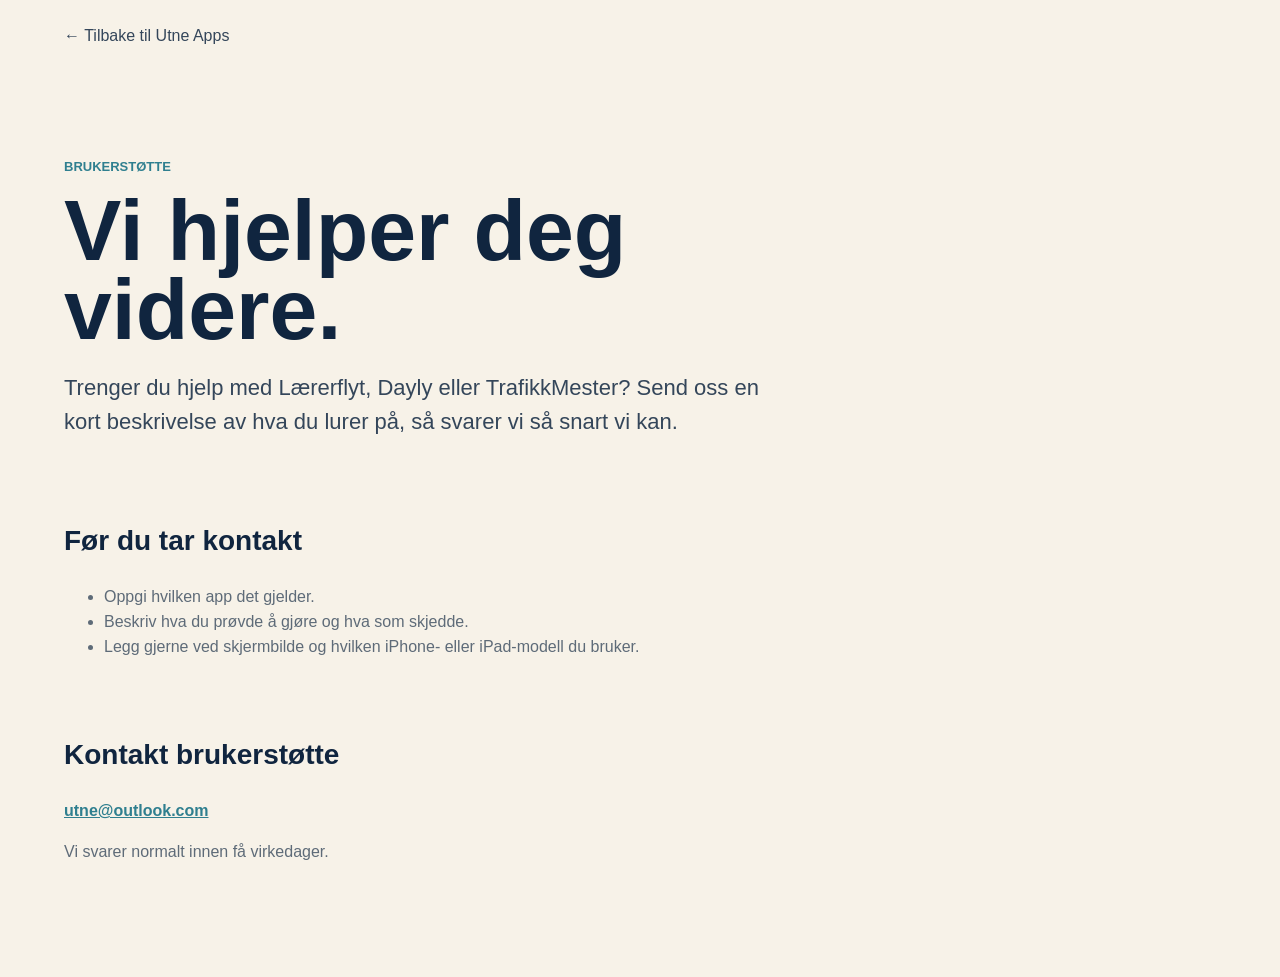
<file: brukerstotte/index.html>
<!doctype html>
<html lang="no">
  <head>
    <meta charset="utf-8">
    <meta name="viewport" content="width=device-width, initial-scale=1">
    <title>Brukerstotte - Utne Apps</title>
    <meta name="description" content="Brukerstotte for Utne Apps.">
    <link rel="icon" href="/favicon.svg">
    <link rel="stylesheet" href="/style.css">
  </head>
  <body>
    <main class="simple-page">
      <header class="simple-header"><a class="back" href="/">← Tilbake til Utne Apps</a></header>
      <article class="page-content">
        <p class="eyebrow">Brukerstøtte</p>
        <h1>Vi hjelper deg<br>videre.</h1>
        <p class="intro">Trenger du hjelp med Lærerflyt, Dayly eller TrafikkMester? Send oss en kort beskrivelse av hva du lurer på, så svarer vi så snart vi kan.</p>
        <section class="content-block"><h2>Før du tar kontakt</h2><ul><li>Oppgi hvilken app det gjelder.</li><li>Beskriv hva du prøvde å gjøre og hva som skjedde.</li><li>Legg gjerne ved skjermbilde og hvilken iPhone- eller iPad-modell du bruker.</li></ul></section>
        <section class="content-block"><h2>Kontakt brukerstøtte</h2><p><a class="contact-email" href="mailto:utne@outlook.com?subject=Brukerstotte%20Utne%20Apps">utne@outlook.com</a></p><p>Vi svarer normalt innen få virkedager.</p></section>
      </article>
    </main>
  </body>
</html>
</file>
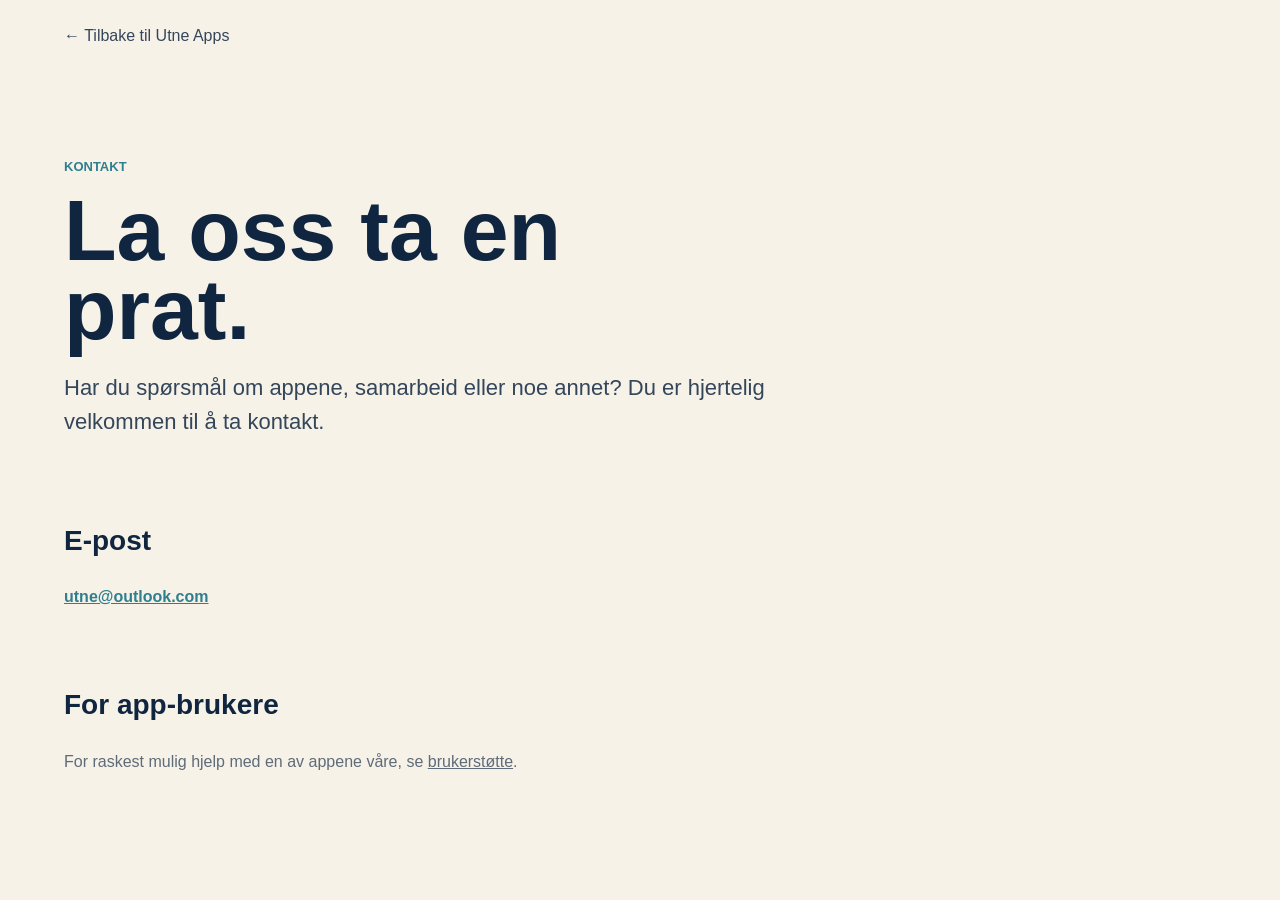
<file: kontakt/index.html>
<!doctype html>
<html lang="no">
  <head>
    <meta charset="utf-8">
    <meta name="viewport" content="width=device-width, initial-scale=1">
    <title>Kontakt - Utne Apps</title>
    <meta name="description" content="Kontakt Utne Apps.">
    <link rel="icon" href="/favicon.svg">
    <link rel="stylesheet" href="/style.css">
  </head>
  <body>
    <main class="simple-page">
      <header class="simple-header"><a class="back" href="/">← Tilbake til Utne Apps</a></header>
      <article class="page-content">
        <p class="eyebrow">Kontakt</p>
        <h1>La oss ta en<br>prat.</h1>
        <p class="intro">Har du spørsmål om appene, samarbeid eller noe annet? Du er hjertelig velkommen til å ta kontakt.</p>
        <section class="content-block"><h2>E-post</h2><p><a class="contact-email" href="mailto:utne@outlook.com">utne@outlook.com</a></p></section>
        <section class="content-block"><h2>For app-brukere</h2><p>For raskest mulig hjelp med en av appene våre, se <a href="/brukerstotte/">brukerstøtte</a>.</p></section>
      </article>
    </main>
  </body>
</html>
</file>
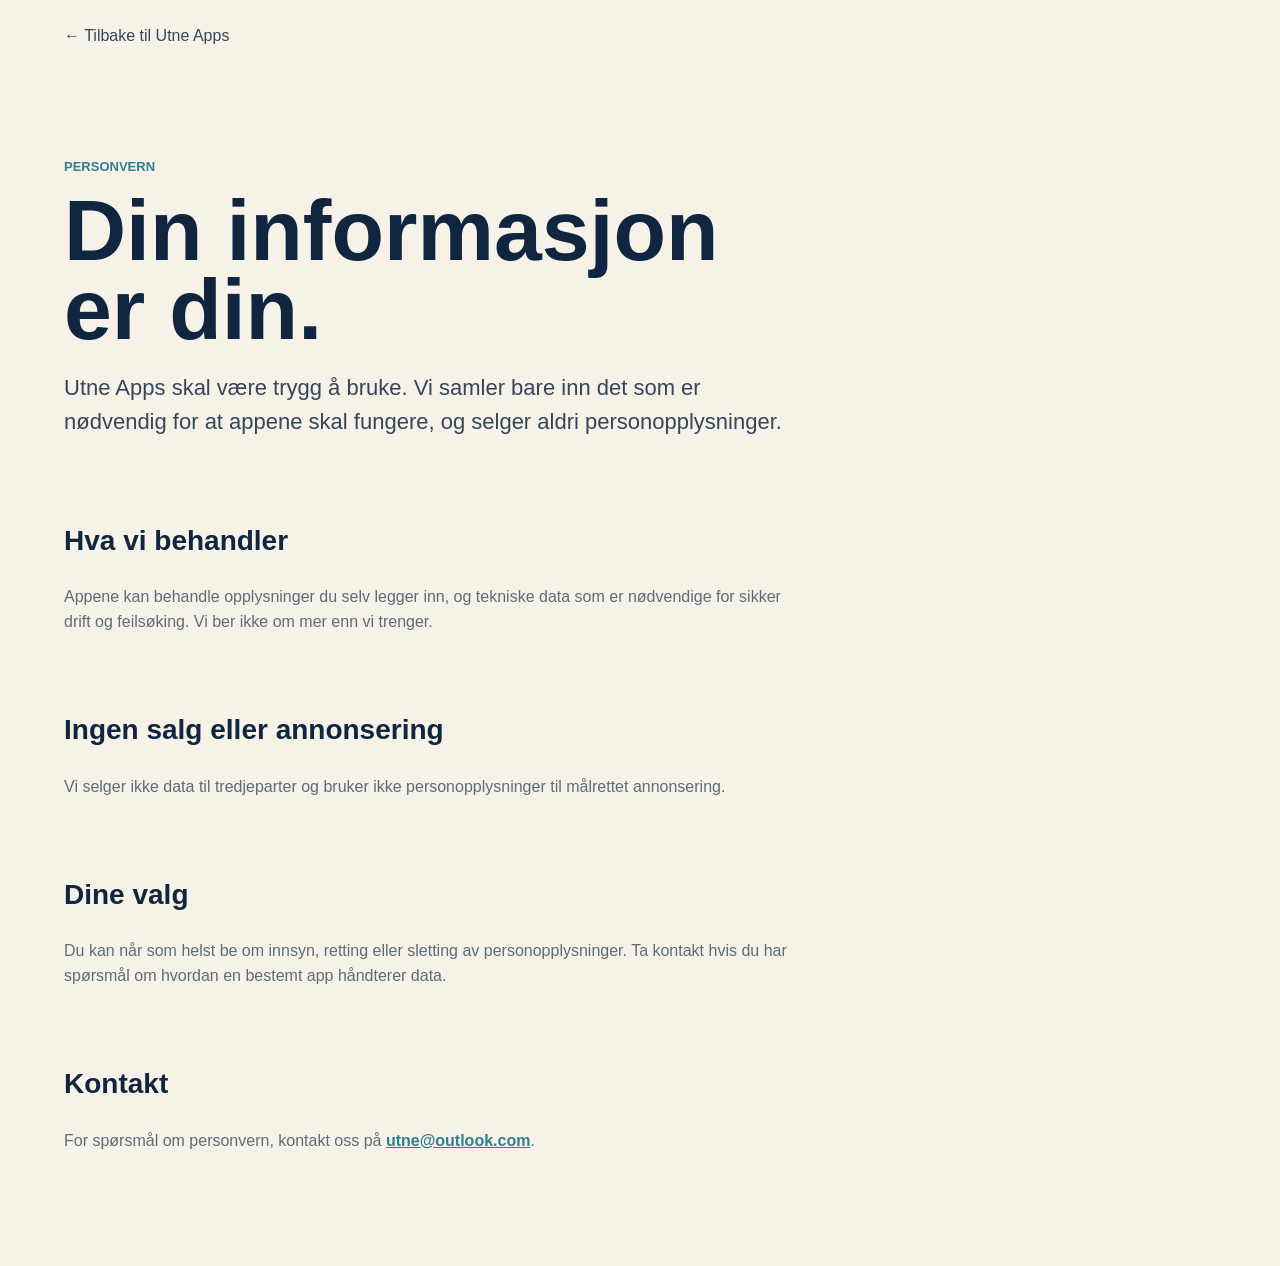
<file: personvern/index.html>
<!doctype html>
<html lang="no">
  <head>
    <meta charset="utf-8">
    <meta name="viewport" content="width=device-width, initial-scale=1">
    <title>Personvern - Utne Apps</title>
    <meta name="description" content="Personvern for Utne Apps.">
    <link rel="icon" href="/favicon.svg">
    <link rel="stylesheet" href="/style.css">
  </head>
  <body>
    <main class="simple-page">
      <header class="simple-header"><a class="back" href="/">← Tilbake til Utne Apps</a></header>
      <article class="page-content">
        <p class="eyebrow">Personvern</p>
        <h1>Din informasjon<br>er din.</h1>
        <p class="intro">Utne Apps skal være trygg å bruke. Vi samler bare inn det som er nødvendig for at appene skal fungere, og selger aldri personopplysninger.</p>
        <section class="content-block"><h2>Hva vi behandler</h2><p>Appene kan behandle opplysninger du selv legger inn, og tekniske data som er nødvendige for sikker drift og feilsøking. Vi ber ikke om mer enn vi trenger.</p></section>
        <section class="content-block"><h2>Ingen salg eller annonsering</h2><p>Vi selger ikke data til tredjeparter og bruker ikke personopplysninger til målrettet annonsering.</p></section>
        <section class="content-block"><h2>Dine valg</h2><p>Du kan når som helst be om innsyn, retting eller sletting av personopplysninger. Ta kontakt hvis du har spørsmål om hvordan en bestemt app håndterer data.</p></section>
        <section class="content-block"><h2>Kontakt</h2><p>For spørsmål om personvern, kontakt oss på <a class="contact-email" href="mailto:utne@outlook.com">utne@outlook.com</a>.</p></section>
      </article>
    </main>
  </body>
</html>
</file>
<file: style.css>
:root {
  --ink: #10253f;
  --paper: #f7f2e8;
  --muted: #5e6b78;
  --teal: #2f7f8f;
  --coral: #f05d4f;
  --lime: #b7c64b;
  --line: #d9ded8;
  --white: #fffdf8;
}

* { box-sizing: border-box; }

body {
  margin: 0;
  font-family: -apple-system, BlinkMacSystemFont, "Segoe UI", Arial, sans-serif;
  background: var(--paper);
  color: var(--ink);
  line-height: 1.55;
}

a { color: inherit; }

.nav {
  position: sticky;
  top: 0;
  z-index: 2;
  display: flex;
  justify-content: space-between;
  align-items: center;
  gap: 18px;
  padding: 18px clamp(18px, 5vw, 64px);
  background: rgba(247, 242, 232, 0.94);
  border-bottom: 1px solid var(--line);
  backdrop-filter: blur(18px);
}

.brand {
  font-weight: 850;
  text-decoration: none;
  letter-spacing: 0;
}

.brand span { color: var(--teal); }

.nav-links {
  display: flex;
  flex-wrap: wrap;
  justify-content: flex-end;
  gap: 14px;
}

.nav-links a {
  color: #34465a;
  font-size: 15px;
  text-decoration: none;
}

.hero {
  min-height: 82vh;
  display: grid;
  grid-template-columns: 1.05fr 0.95fr;
  gap: clamp(28px, 6vw, 76px);
  align-items: center;
  padding: clamp(48px, 8vw, 100px) clamp(18px, 5vw, 64px);
  overflow: hidden;
}

.eyebrow {
  color: var(--teal);
  font-size: 13px;
  font-weight: 800;
  letter-spacing: 0;
  margin: 0 0 14px;
  text-transform: uppercase;
}

h1, h2, h3 { letter-spacing: 0; }

h1 {
  max-width: 760px;
  margin: 0 0 22px;
  font-size: clamp(54px, 9vw, 104px);
  line-height: 0.92;
}

h1 em, h2 em { color: var(--coral); font-style: normal; }

.lead {
  max-width: 690px;
  margin: 0 0 30px;
  color: #34465a;
  font-size: clamp(19px, 2vw, 25px);
}

.primary-button, .light-button, .app-card a {
  display: inline-flex;
  align-items: center;
  justify-content: center;
  gap: 8px;
  border-radius: 8px;
  padding: 13px 18px;
  font-weight: 760;
  text-decoration: none;
}

.primary-button {
  background: var(--ink);
  color: white;
}

/* Ny hero-visuell komponent */
.hero-visual {
  min-height: 380px;
  display: flex;
  align-items: center;
  justify-content: center;
  position: relative;
}

.hero-card-grid {
  width: 100%;
  max-width: 460px;
  display: grid;
  grid-template-columns: 1fr 1fr;
  gap: 16px;
  padding: 24px;
  background: var(--white);
  border: 1px solid var(--line);
  border-radius: 16px;
  box-shadow: 0 24px 60px rgba(16, 37, 63, 0.12);
}

.hero-app-tile {
  display: flex;
  align-items: center;
  gap: 12px;
  padding: 14px;
  background: var(--paper);
  border: 1px solid var(--line);
  border-radius: 12px;
  transition: transform 0.2s ease, box-shadow 0.2s ease;
}

.hero-app-tile:hover {
  transform: translateY(-3px);
  box-shadow: 0 8px 20px rgba(16, 37, 63, 0.08);
}

.hero-app-tile img {
  width: 44px;
  height: 44px;
  border-radius: 10px;
  object-fit: cover;
  box-shadow: 0 3px 8px rgba(16, 37, 63, 0.12);
}

.tile-icon-mathsnake {
  width: 44px;
  height: 44px;
  border-radius: 10px;
  background: #8b5cf6;
  color: white;
  display: grid;
  place-items: center;
  font-size: 20px;
  box-shadow: 0 3px 8px rgba(16, 37, 63, 0.12);
}

.hero-app-tile strong {
  display: block;
  font-size: 14px;
  color: var(--ink);
  line-height: 1.2;
}

.hero-app-tile span {
  display: block;
  font-size: 11px;
  color: var(--muted);
  font-weight: 600;
  margin-top: 2px;
}

section {
  padding: clamp(56px, 8vw, 96px) clamp(18px, 5vw, 64px);
  border-top: 1px solid var(--line);
}

.section-heading {
  max-width: 1120px;
  margin: 0 auto 30px;
  display: flex;
  justify-content: space-between;
  align-items: end;
  gap: 34px;
}

.section-heading h2, .promise h2, .contact-banner h2 {
  margin: 0;
  font-size: clamp(34px, 6vw, 66px);
  line-height: 1;
}

.section-heading p {
  max-width: 470px;
  margin: 0;
  color: var(--muted);
}

.app-grid {
  max-width: 1120px;
  margin: auto;
  display: grid;
  grid-template-columns: repeat(auto-fit, minmax(240px, 1fr));
  gap: 18px;
}

.app-card {
  min-height: 292px;
  display: flex;
  flex-direction: column;
  justify-content: space-between;
  padding: 26px;
  border: 1px solid var(--line);
  border-radius: 8px;
  background: var(--white);
  box-shadow: 0 18px 42px rgba(16, 37, 63, 0.08);
}

.app-icon {
  width: 58px;
  height: 58px;
  display: grid;
  place-items: center;
  border-radius: 12px;
  object-fit: cover;
  box-shadow: 0 4px 14px rgba(16, 37, 63, 0.12);
}

.app-icon-mathsnake {
  background: #8b5cf6;
  color: white;
  font-size: 26px;
}

.app-tag {
  color: var(--teal);
  font-size: 13px;
  font-weight: 800;
  margin: 22px 0 8px;
  text-transform: uppercase;
}

.app-card h3 {
  margin: 0 0 10px;
  font-size: 28px;
}

.app-card p { color: var(--muted); }

.app-card a {
  margin-top: 24px;
  border: 1px solid var(--ink);
}

.store-note {
  max-width: 1120px;
  margin: 20px auto 0;
  color: var(--muted);
}

.promise {
  display: grid;
  grid-template-columns: 1fr 1fr;
  gap: 36px;
  background: var(--ink);
  color: white;
}

.promise p { color: #d8e5ec; }
.promise-copy { max-width: 560px; }
.promise-copy a { color: white; font-weight: 760; }

.contact-banner {
  background: var(--teal);
  color: white;
}

.light-button {
  margin-top: 22px;
  background: white;
  color: var(--ink);
}

.simple-page {
  min-height: 100vh;
}

.simple-header {
  padding: 24px clamp(18px, 5vw, 64px);
}

.back { color: #34465a; text-decoration: none; }

.page-content {
  max-width: 860px;
  padding: clamp(34px, 7vw, 84px) clamp(18px, 5vw, 64px) 96px;
}

.page-content h1 {
  font-size: clamp(46px, 8vw, 86px);
}

.intro {
  color: #34465a;
  font-size: 22px;
}

.content-block {
  padding: 34px 0 0;
  border-top: 0;
}

.content-block h2 {
  font-size: 28px;
}

.content-block p, .content-block li { color: var(--muted); }
.contact-email { color: var(--teal); font-weight: 800; }

footer {
  display: flex;
  justify-content: space-between;
  gap: 18px;
  flex-wrap: wrap;
  padding: 34px clamp(18px, 5vw, 64px);
  border-top: 1px solid var(--line);
  color: #667687;
}

footer div {
  display: flex;
  gap: 14px;
}

footer a { text-decoration: none; }

@media (max-width: 820px) {
  .hero, .section-heading, .promise { grid-template-columns: 1fr; display: grid; }
  .hero-visual { min-height: auto; margin-top: 24px; }
  .hero-card-grid { grid-template-columns: 1fr 1fr; }
  .app-grid { grid-template-columns: 1fr; }
  .nav { align-items: flex-start; }
}

@media (max-width: 480px) {
  .hero-card-grid { grid-template-columns: 1fr; }
}
</file>
